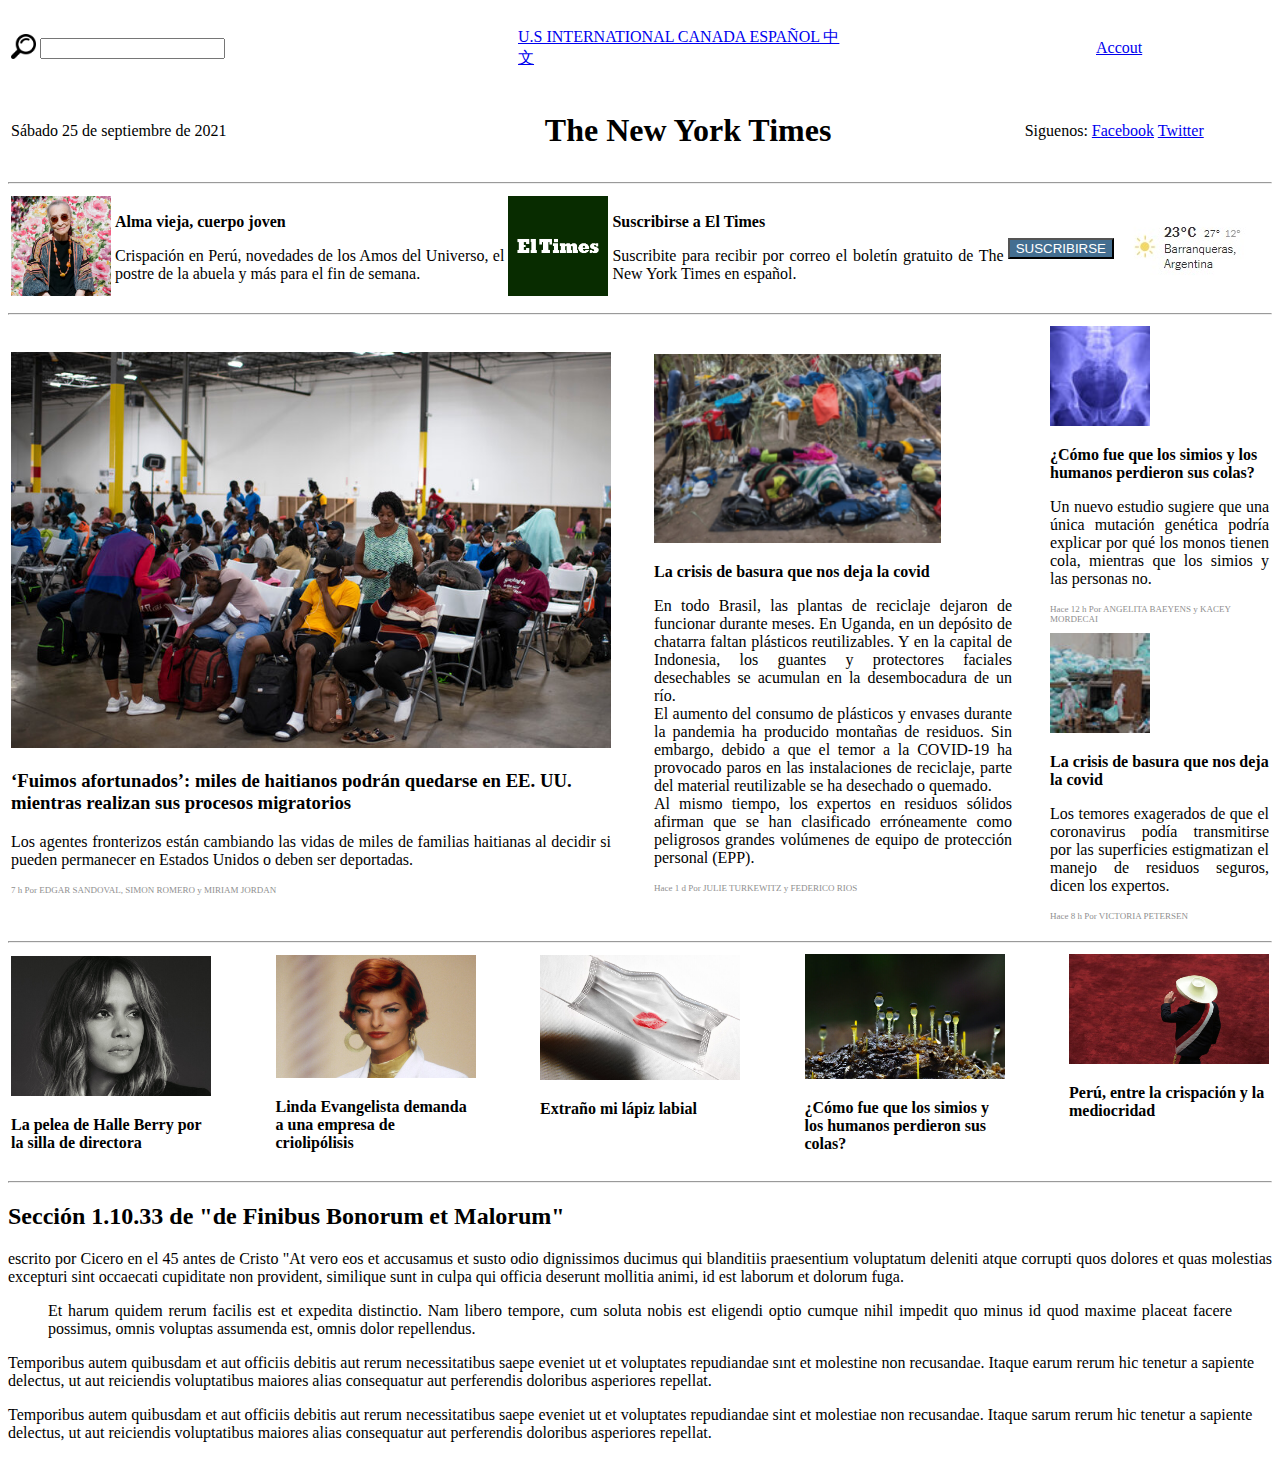
<file: Primera web/index.html>
<!DOCTYPE html>
<html lang="en">
<head>
    <meta charset="UTF-8">
    <meta http-equiv="X-UA-Compatible" content="IE=edge">
    <meta name="viewport" content="width=device-width, initial-scale=1.0">
    <link rel="stylesheet" href="style.css">
    <title>The New York Times</title>
    
</head>
<body>
    <table>
        <tr>
            <td><img src="img/trabajo 1/lupa.png" alt="buscar" width="25"   height="25"></td>
            <td>
                <form action="">
                    <input type="text" alt="Buscar">
                </form>
            </td>
            <td width="23%"></td>
            <td>
                <p> <a href="#">U.S INTERNATIONAL CANADA ESPAÑOL 中文</a</p>
            </td>
            <td width="20%"></td>
            <td> 
                <p><a href="#">Accout</a></p>
            </td>
            <td width="10%"></td>
        </tr>
    </table>
    <table>
        <tr>
            <td>
                <p>Sábado 25 de septiembre de 2021</p>
            </td>
            <td width="25%"></td>
            <td>
                <h1>The New York Times</h1>
            </td>
            <td width="15%"></td>
            <td>
                <p>Siguenos: <a href="#">Facebook</a> <a href="#">Twitter</a></p>
            </td>
            <td width="5%"></td>
        </tr>
    </table>
    <hr>
    <table>
        <tr>
            <td>
                <a href="#"><img src="img/trabajo 1/señora.jpg" width="100"></a>
            </td>
            <td width="40%">
                <a href="#" class="colorNword"><p><strong>Alma vieja, cuerpo joven</strong></p></a>
                <p class="textjustify">Crispación en Perú, novedades de los Amos del Universo, el postre de la abuela y más para el fin de semana.</p>
            </td>
            <td>
                <a href="#"><img src="img/trabajo 1/el times.png" width="100"></a>
            </td>
            <td width="40%">
                <p><strong>Suscribirse a El Times</strong></p>
                <p class="textjustify">Suscribite para recibir por correo el boletín gratuito de The New York Times en español.</p>
            </td>
            <td>
                <input type="submit" value="SUSCRIBIRSE" class="susc">
            </td>
            <td>
                <img src="img/trabajo 1/temperatura.jpg" alt="200">
            </td>
        </tr>
    </table>
    <hr>
<table>
    <tr>
        <td width="600">
            <a href="#"><img src="img/trabajo 1/noticia 1.jpg" alt="ahitianos, vivir, Estados Unidos, Procesos migratorios" width="600"></a>
            <a href="#" class="colorNword"><h3>‘Fuimos afortunados’: miles de haitianos podrán quedarse en EE. UU. mientras realizan sus procesos migratorios</h3></a>
            <p class="textjustify">Los agentes fronterizos están cambiando las vidas de miles de familias haitianas al decidir si pueden permanecer en Estados Unidos o deben ser deportadas.</p>
            <p class="horas">7 h Por EDGAR SANDOVAL, SIMON ROMERO y MIRIAM JORDAN</p>
        </td>
        <td width="35"></td>
        <td width="358">
            <a href="#"><img src="img/trabajo 1/noticia2.jpg" alt="Brandon Valdivia, Nuevo disco" ></a>
            <a href="#" class="colorNword"><p><strong>La crisis de basura que nos deja la covid</strong></p></a>
            <p class="textjustify">En todo Brasil, las plantas de reciclaje dejaron de funcionar durante meses. En Uganda, en un depósito de chatarra faltan plásticos reutilizables. Y en la capital de Indonesia, los guantes y protectores faciales desechables se acumulan en la desembocadura de un río. <br>El aumento del consumo de plásticos y envases durante la pandemia ha producido montañas de residuos. Sin embargo, debido a que el temor a la COVID-19 ha provocado paros en las instalaciones de reciclaje, parte del material reutilizable se ha desechado o quemado. <br>Al mismo tiempo, los expertos en residuos sólidos afirman que se han clasificado erróneamente como peligrosos grandes volúmenes de equipo de protección personal (EPP).</p>
            <p class="horas">Hace 1 d Por JULIE TURKEWITZ y FEDERICO RIOS </p>
        </td>
        <td width="30"></td>
        <td>
           <a href="#"><img src="img/trabajo 1/noticia 3.jpg" alt="¿Cómo fue que los simios y los humanos perdieron sus colas?" width="100"></a>
           <a href="#" class="colorNword"><p><strong>¿Cómo fue que los simios y los humanos perdieron sus colas?</strong></p></a>
           <p class="textjustify">Un nuevo estudio sugiere que una única mutación genética podría explicar por qué los monos tienen cola, mientras que los simios y las personas no.</p>
           <p class="horas">Hace 12 h
            Por ANGELITA BAEYENS y KACEY MORDECAI</p>
           <a href="#"><img src="img/trabajo 1/noticia 4.jpg" alt="La crisis de basura que nos deja la covid" width="100"></a>
           <a href="#" class="colorNword"><p><strong>La crisis de basura que nos deja la covid</strong></p></a>
            <p class="textjustify">Los temores exagerados de que el coronavirus podía transmitirse por las superficies estigmatizan el manejo de residuos seguros, dicen los expertos.</p>
            <p class="horas">Hace 8 h Por VICTORIA PETERSEN</p>
        </td>
    </tr>
</table>
<hr>
<table>
    <tr>
        <td width="200">
            <a href="#"><img src="img/trabajo 1/noticia 6.jpg" alt="Biden despliega algunas de las iniciativas migratorias más agresivas de la era Trump" width="200" height="140"></a>
            <a href="#" class="colorNword"><p><strong>La pelea de Halle Berry por la silla de directora</strong></p></a>
        </td>
        <td width="60"></td>
        <td width="200">
            <a href=""><img src="img/trabajo 1/noticia 7.jpg" alt="Linda Evangelista demanda a una empresa de criolipólisis" width="200" height="123"></a>
            <a href="#" class="colorNword"><p><strong>Linda Evangelista demanda a una empresa de criolipólisis</strong></p></a>
        </td>
        <td width="60"></td>
        <td width="200">
            <a href="#"><img src="img/trabajo 1/noticia 8.jpg" alt="Extraño mi lápiz labial" width="200" height="125"></a>
            <a href="#" class="colorNword"><p><strong>Extraño mi lápiz labial</strong></p></a>
            <p><br></p>
        </td>
        <td width="60"></td>
        <td width="200">
            <a href="#"><img src="img/trabajo 1/noticia 9.jpg" alt="¿Cómo fue que los simios y los humanos perdieron sus colas?" width="200" height="125"></a>
            <a href="#" class="colorNword"><p><strong>¿Cómo fue que los simios y los humanos perdieron sus colas?</strong></p></a>
        </td>
        <td width="60"></td>
        <td width="200">
            <a href="#"><img src="img/trabajo 1/noticia 10.jpg" alt="Perú, entre la crispación y la mediocridad" width="200" height="110"></a>
            <a href="#" class="colorNword"><p><strong>Perú, entre la crispación y la mediocridad</strong></p></a>
            <p><br></p>
        </td>
    </tr>
</table>
<hr>
<h2>Sección 1.10.33 de "de Finibus Bonorum et Malorum"</h2>
<p class="textjustify">escrito por Cicero en el 45 antes de Cristo "At vero eos et accusamus et susto odio dignissimos ducimus qui blanditiis praesentium voluptatum deleniti atque corrupti quos dolores et quas molestias excepturi sint occaecati cupiditate non provident, similique sunt in culpa qui officia deserunt mollitia animi, id est laborum et dolorum fuga.</p> <blockquote>Et harum quidem rerum facilis est et expedita distinctio. Nam libero tempore, cum soluta nobis est eligendi optio cumque nihil impedit quo minus id quod maxime placeat facere possimus, omnis voluptas assumenda est, omnis dolor repellendus.</blockquote> <p>Temporibus autem quibusdam et aut officiis debitis aut rerum necessitatibus saepe eveniet ut et voluptates repudiandae sınt et molestine non recusandae. Itaque earum rerum hic tenetur a sapiente delectus, ut aut reiciendis voluptatibus maiores alias consequatur aut perferendis doloribus asperiores repellat.</p> 
<p>Temporibus autem quibusdam et aut officiis debitis aut rerum necessitatibus saepe eveniet ut et voluptates repudiandae sint et molestiae non recusandae. Itaque sarum rerum hic tenetur a sapiente delectus, ut aut reiciendis voluptatibus maiores alias consequatur aut perferendis doloribus asperiores repellat.</p>
</body>
</html>
</file>
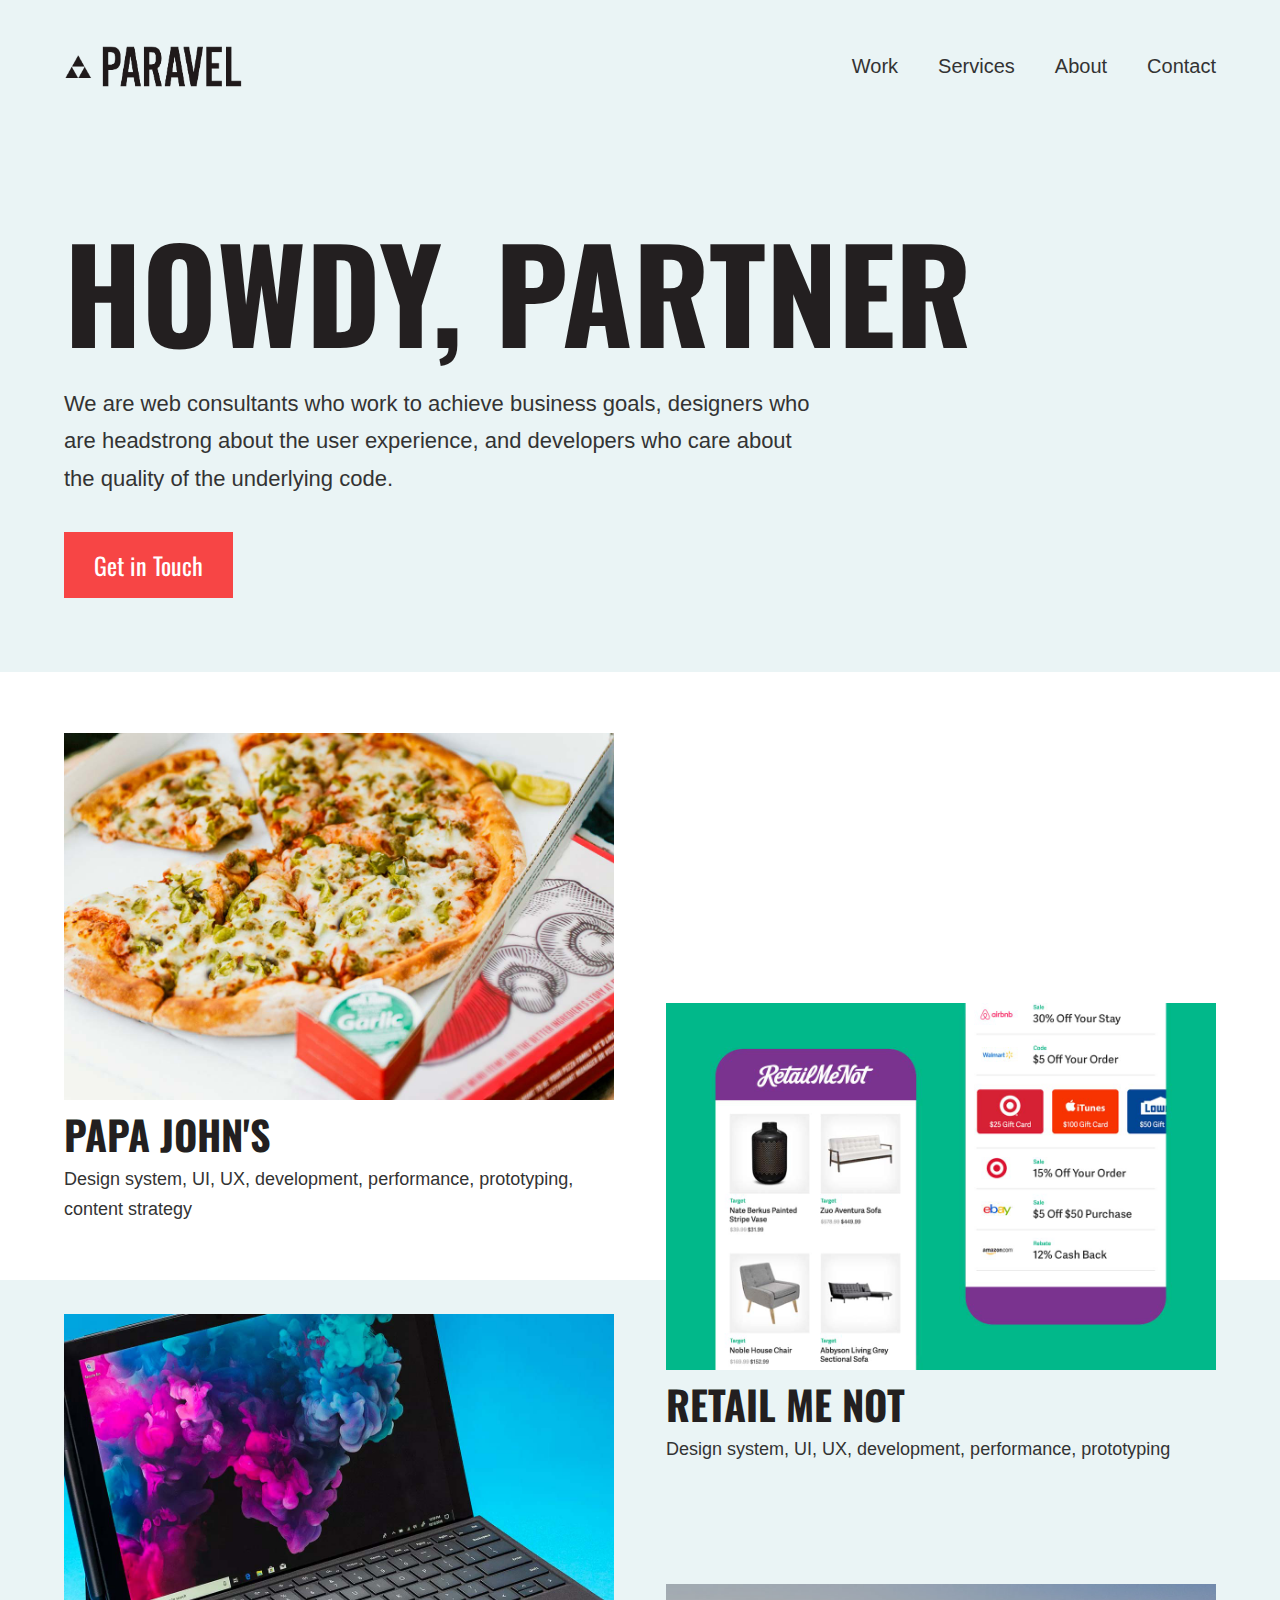
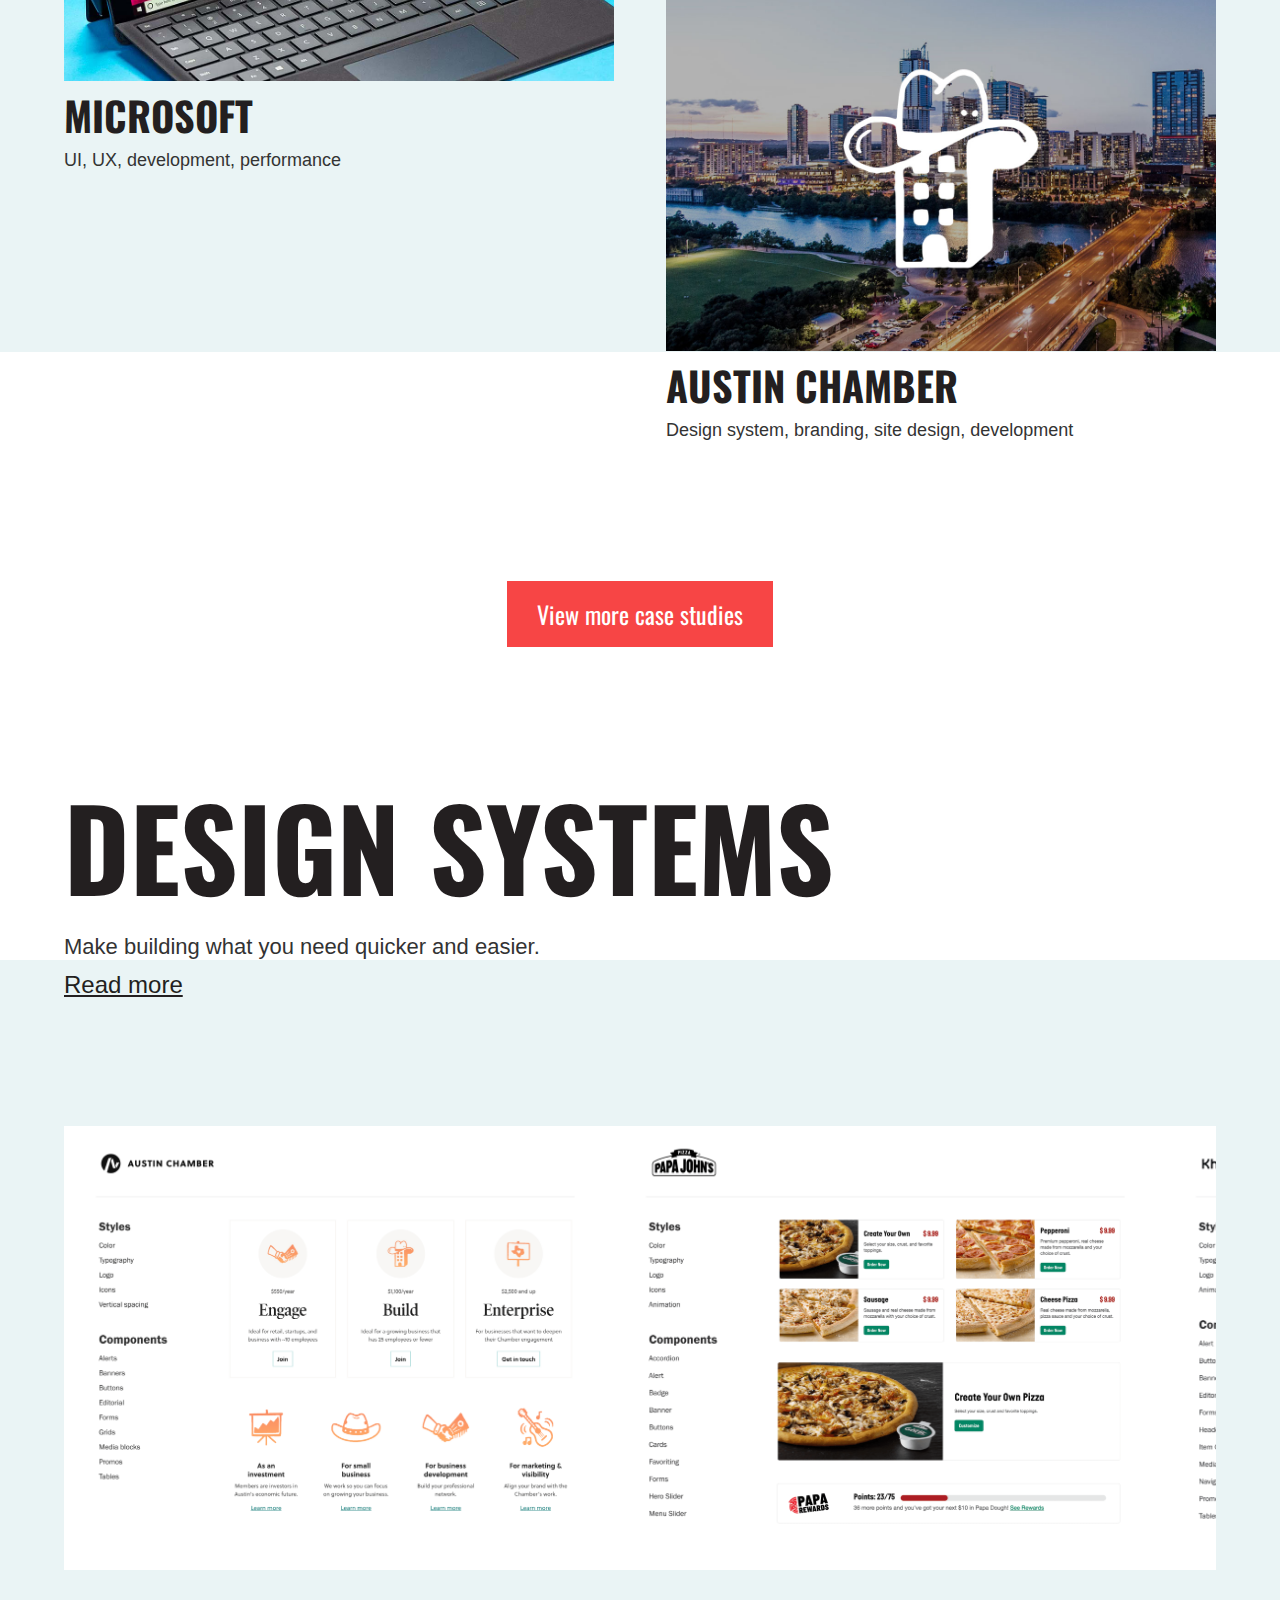
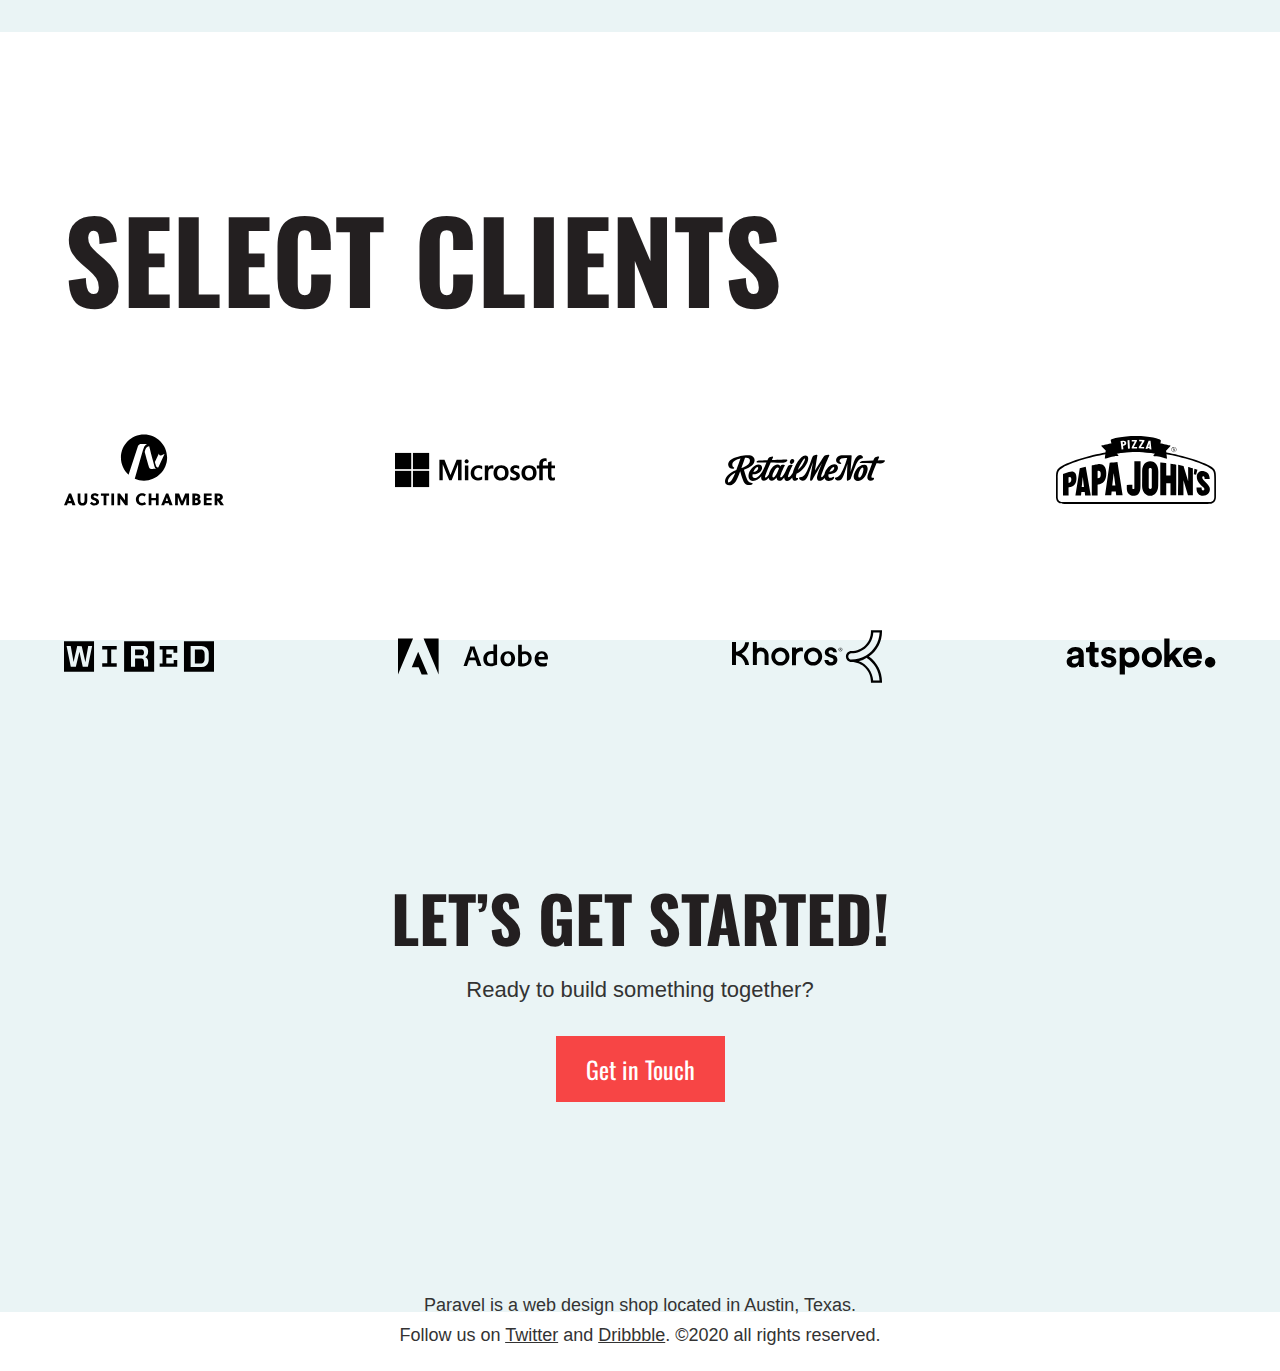
<file: TP 2/index.html>
<!DOCTYPE html>
<html lang="en">
<head>
    <meta charset="UTF-8">
    <meta http-equiv="X-UA-Compatible" content="IE=edge">
    <meta name="viewport" content="width=device-width, initial-scale=1.0">

    <!--FUENTES-->

    <link rel="preconnect" href="https://fonts.googleapis.com">
    <link rel="preconnect" href="https://fonts.gstatic.com" crossorigin>
    <link href="https://fonts.googleapis.com/css2?family=Roboto:wght@700&display=swap" rel="stylesheet">

    <link rel="preconnect" href="https://fonts.googleapis.com">
    <link rel="preconnect" href="https://fonts.gstatic.com" crossorigin>
    <link href="https://fonts.googleapis.com/css2?family=Oswald:wght@700&display=swap" rel="stylesheet">

    <!--HOJA DE ESTILO-->
    <link rel="stylesheet" href="style.css">

    <!--TITULO E ICONO-->
    <title>Home - Paravel</title>
    <link rel="icon" href="img/icono.png">
</head>


<body>
    <!--BARRA DE NAVEGACIÓN-->
    <div class="barra-superior">
            <a href="#"><img src="img/Logotipo.png"></a>
            <ul>
                <a href="#"><li>Work</li></a>
                <a href="#"><li>Services</li></a>
                <a href="#"><li>About</li></a>
                <a href="#"><li>Contact</li></a>
            </ul>
        </div>

    <!--BANNER PRINCIPAL-->

    <div class="banner-princ">
        <h1>HOWDY, PARTNER </h1>
        <p class="tex">We are web consultants who work to achieve business goals, designers who are headstrong about the user experience, and developers who care about the quality of the underlying code.</p>

        <div class="boton">
            <a href="#">Get in Touch</a>
    </div>

    <!--SECCIÓN DE NOTICIAS-->

    <div class="noticias1">
        <div class="not-der">
            <a href="#"><img src="img/noticia-1.jpg" alt="">
                <h3>
                    PAPA JOHN'S
                </h3>
                <p>
                    Design system, UI, UX, development, performance, prototyping, content strategy
                </p>
            </a>
        </div>
        <div class="not-izq">
            <a href="#"><img src="img/noticia-2.jpg" alt="">
            <h3>
                RETAIL ME NOT
            </h3>
            <p>
                Design system, UI, UX, development, performance, prototyping
            </p>
            </a>
        </div>
    </div>


    <div class="noticias2">
        <div class="not-der">
            <a href="#"><img src="img/noticia-3.jpg" class="foto1">
                <h3>
                    MICROSOFT
                </h3>
                <p>
                    UI, UX, development, performance
                </p>
            </a>
        </div>
        <div class="not-izq">
            <a href="#"><img src="img/noticia-4.jpg" alt="">
            <h3>
                AUSTIN CHAMBER
            </h3>
            <p>
                Design system, branding, site design, development
            </p>
            </a>
        </div>
    </div>

    <!--BOTON MID PAGE-->
    <div class="boton2">
        <a href="#" class="bot-mid">View more case studies</a>
    </div>  

    <!--DESIGN SYSTEMS-->
    <div class="design">
        <h3>DESIGN SYSTEMS</h3>
        <p>Make building what you need quicker and easier.</p>
        <a href="#">Read more</a>
    </div>


    <!--BARRA DE NAVEGACIÓN HORIZONTAL-->

    <div class="lat-bar">
        <ul>
            <li>
                <img src="img/latbar1.png" alt="">  
            </li>
            <li>
                <img src="img/latbar2.png" alt="">
            </li>
            <li>
                <img src="img/latbar3.png" alt="">
            </li>
            <li>
                <img src="img/latbar4.png" alt="">
            </li>
        </ul>
    </div>

    <!--EMPRESAS-->

    <div class="isotipos">
        <h3>SELECT CLIENTS</h3>
        <div class="tira1">
            <img src="img/isotipo1.svg" alt="">
            <img src="img/isotipo2.svg" alt="">
            <img src="img/isotipo3.svg" alt="">
            <img src="img/isotipo4.svg" alt="">
        </div>
        <div class="tira2">
            <img src="img/isotipo5.svg" alt="">
            <img src="img/isotipo6.svg" alt="">
            <img src="img/isotipo7.svg" alt="">
            <img src="img/isotipo8.svg" alt="">
        </div>
    </div>

    <!--BANNER FINAL-->
    <div class="bann-end">
        <h3>LET’S GET STARTED!</h3>
        <p>Ready to build something together?</p>
        <div class="bann-enda">
            <a href="#">Get in Touch</a>
        </div>
        
    </div>

    <!--footer-->

    <footer>
        <div class="fot">
            <p>Paravel is a web design shop located in Austin, Texas.</p>
            <p>Follow us on <a href="#">Twitter</a> and <a href="#">Dribbble</a>. ©2020 all rights reserved.</p>
        </div>
    </footer>
</body>
</html>
</file>
<file: Primera web/style.css>
.colorNword{
    color: black;
    text-decoration: none;
}

.susc{
    background-color:#446E90;
    color: white;

}

h1{
    font-family: 'Times New Roman', Times, serif;
}

.textjustify{
    text-align: justify;
}

blockquote{
    text-align: justify;
}

.horas {
    color: #8F8F8F;
    font-size: 9px;
}
</file>
<file: TP 2/style.css>
*{
    margin: 0;
    padding: 0;
}

body{
    width: 90%;
    margin: auto; 
    background: url(img/fondo2.jpg);
}


/*BARRA DE NAVEGACIÓN SUPERIOR*/

.barra-superior{
    margin-top: 40px;
    display: flex;
    justify-content: space-between;
}

.barra-superior img{
    width: 180px;
    height:  50px;
}

.barra-superior a{
    float: left;
    text-decoration: none;
    font-size: 20px;
    font-family: sans-serif;
    color: #333333;
}

.barra-superior li{
    list-style: none;
    margin-left: 40px;
    margin-top: 15px;
}

.barra-superior a:hover{
    color: #f74545;
}

/*BANNER PRINCIPAL*/

.banner-princ{
    margin-top: 100px;
    margin-left: 0;
}

.banner-princ h1{
    font-family:'Oswald', sans-serif;
    font-size: 8em;
    color:#231f20;
}

.banner-princ p{
    width: 65%;
    font-family: sans-serif;
    font-size: 22px;
    line-height: 1.7;
    color:#333333
}

.boton{
    margin-top: 50px;
}

.boton a{
    background-color: #f74545;
    padding:15px 30px;
    text-decoration: none;
    font-family: 'Oswald', sans-serif;
    color: white;
    font-size: 24px;
}

.boton a:hover{
    background-color: #231f20;
}

/*SECCIÓN DE NOTICIAS*/

.noticias1{
    display: flex;
    justify-content: space-between;
    margin-top: 150px;
}
.not-der img{
    width: 550px;
}

.not-izq img{
    width: 550px;
    margin-top: 270px;
}

.not-der h3{
    font-family: 'Oswald', sans-serif;
    font-size: 2.5em;
    color:#231f20;
}

.not-der p{
    width: 550px;
    font-size: 18px;
}

.not-der a{
    text-decoration: none;
}

.not-der a:hover p{
    color: #f74545;
}



.noticias2{
    display: flex;
    justify-content: space-between;
    position: relative;
    bottom: 150px;
}

.not-izq h3{
    font-family: 'Oswald', sans-serif;
    font-size: 2.5em;
    color:#231f20;
}

.not-izq p{
    width: 550px;
    font-size: 18px;
}

.not-izq a{
    text-decoration: none;
}

.not-izq a:hover p{
    color: #f74545;
}

.foto1{
    position: relative;
    
}

/*BOTON MID PAGE*/

.boton2{
    text-align: center;
}

.bot-mid{
    background-color: #f74545;
    padding:15px 30px;
    text-decoration: none;
    font-family: 'Oswald', sans-serif;
    color: white;
    font-size: 24px;
}

.bot-mid:hover{
    background-color: #231f20;
}

/*DESIGN SYSTEMS*/

.design{
    margin-top: 130px;
}

.design h3{
    font-family: 'Oswald', sans-serif;
    font-size: 7em;
    color:#231f20;
}

.design p{
    width: 65%;
    font-family: sans-serif;
    font-size: 22px;
    line-height: 1.7;
    color:#333333
}

.design a{
    color: #231f20;
    font-size: 24px;
    font-family:sans-serif;
    line-height: 1.7;
    text-decoration: underline;
}

.design a:hover{
    color: #f74545;
}


/*BARRA DE NAVEGACIÓN HORIZONTAL*/

.lat-bar{
    margin-top: 120px;
}

.lat-bar ul{
    display: flex;
    overflow-x: auto;
    overflow-y: hidden;
}

.lat-bar li{
    list-style: none;
}

.lat-bar img{
    width: 550px;
}


/*EMPRESAS*/

.isotipos{
    margin-top: 200px;
}
.isotipos h3{
    font-family: 'Oswald', sans-serif;
    font-size: 7em;
    color:#231f20;
}

.tira1{
    display: flex;
    justify-content: space-between;
}

.tira1 img{
    margin-top: 70px;
    width: 160px;
}

.tira2{
    display: flex;
    justify-content: space-between;
}

.tira2 img{
    margin-top: 70px;
    width: 150px;
}

/*BANNER FINAL*/

.bann-end{
    text-align: center;
    margin-top: 150px;
    line-height: 1.7;
}

.bann-end h3{
    font-family: 'Oswald', sans-serif;
    font-size: 4em;
    color:#231f20;
}

.bann-end p{
    width: 100%;
}

.bann-end a{
    background-color: #f74545;
    padding:15px 30px;
    text-decoration: none;
    font-family: 'Oswald', sans-serif;
    color: white;
    font-size: 24px;
}

.bann-end a:hover{
    background-color: #231f20;
}

.bann-enda{
    margin-top: 40px;
}


/*footer*/

footer{
    margin-top: 200px;
    margin-bottom: 20px;
    
}
.fot p{
    width: 100%;
    text-align: center;
    font-size: 18px;
    line-height: 1.7;
    font-family: sans-serif;
}

.fot a{
    color:#333333;
}

.fot a:hover{
    color: #f74545;
}
</file>
